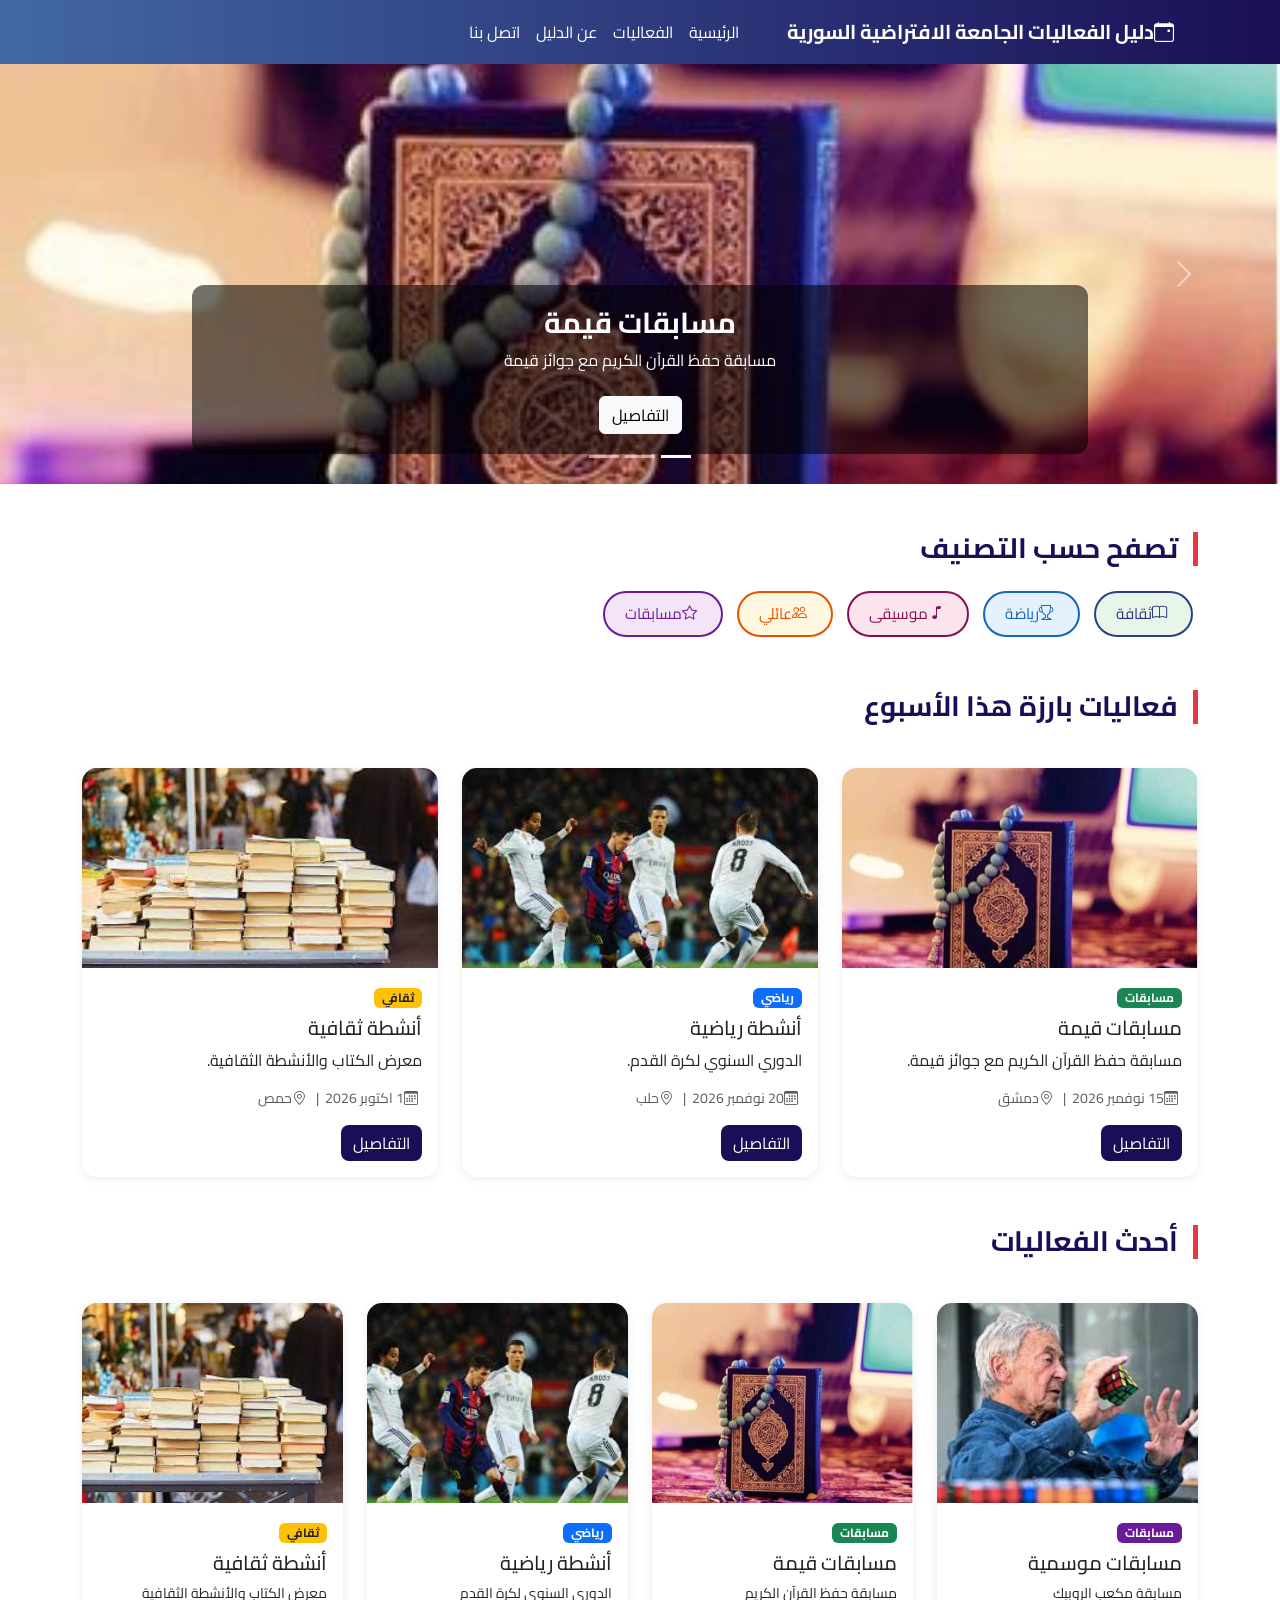
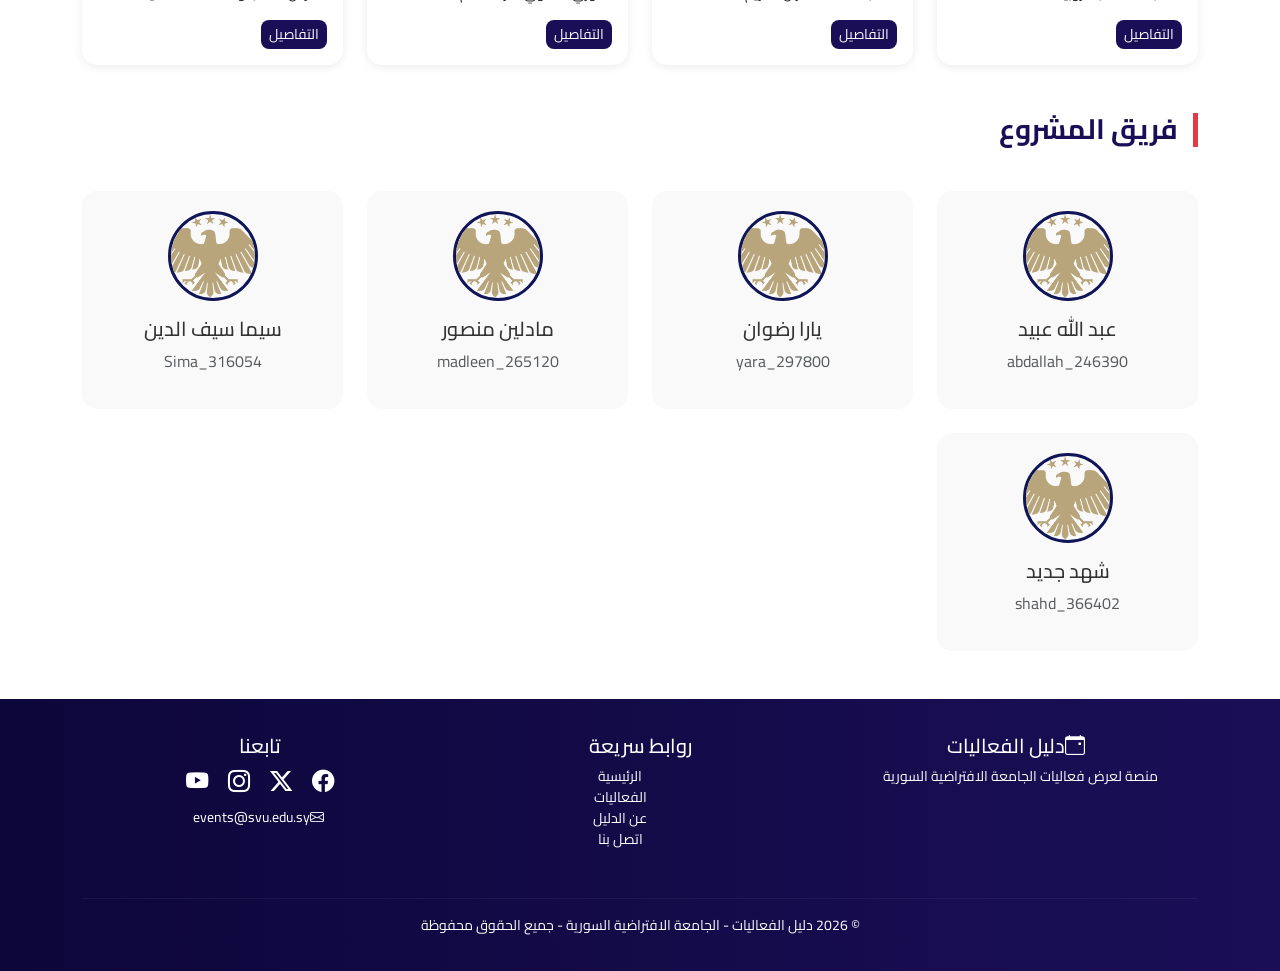
<file: index.html>
<!DOCTYPE html>
<html lang="ar" dir="rtl">

<head>
    <meta charset="UTF-8">
    <meta name="viewport" content="width=device-width, initial-scale=1.0">
    <title>الرئيسية - دليل الفعاليات</title>
    <link href="https://cdn.jsdelivr.net/npm/bootstrap@5.3.0/dist/css/bootstrap.min.css" rel="stylesheet">
    <link href="https://cdn.jsdelivr.net/npm/bootstrap-icons@1.10.5/font/bootstrap-icons.css" rel="stylesheet">
    <link rel="stylesheet" href="assets/css/styles.css">
    <style>
        /* تصنيفات سريعة */
        .category-badges .badge-cat {
            display: inline-block;
            padding: 10px 20px;
            border-radius: 30px;
            font-size: 0.95rem;
            cursor: pointer;
            transition: 0.3s;
            text-decoration: none;
            margin: 5px;
        }
        .badge-cat:hover { transform: translateY(-3px); opacity: 0.85; }
        .badge-culture  { background: #e8f5e9; color: #2e327d; border: 2px solid #2e3f7d; }
        .badge-sport    { background: #e3f2fd; color: #1565c0; border: 2px solid #1565c0; }
        .badge-music    { background: #fce4ec; color: #880e4f; border: 2px solid #880e4f; }
        .badge-family   { background: #fff8e1; color: #e65100; border: 2px solid #e65100; }
        .badge-compete  { background: #f3e5f5; color: #6a1b9a; border: 2px solid #6a1b9a; }
        /* Team section */
        .team-card { background:#f9f9f9; border-radius:15px; padding:20px; text-align:center; }
        .team-card img { width:90px; height:90px; object-fit:cover; border-radius:50%; border: 3px solid #0f1557; }
        .footer-social a { color: white; font-size: 1.4rem; margin: 0 8px; transition: 0.3s; }
        .footer-social a:hover { color: #a5add6; }
    </style>
</head>

<body>

    <!-- Navbar -->
    <nav class="navbar navbar-expand-lg">
        <div class="container">
            <a class="navbar-brand fw-bold text-white" href="index.html">
                <i class="bi bi-calendar-event me-2"></i>دليل الفعاليات الجامعة الافتراضية السورية
            </a>
            <button class="navbar-toggler" type="button" data-bs-toggle="collapse" data-bs-target="#navMenu">
                <span class="navbar-toggler-icon"></span>
            </button>
            <div class="collapse navbar-collapse" id="navMenu">
                <ul class="navbar-nav ms-auto">
                    <li class="nav-item"><a class="nav-link" href="index.html">الرئيسية</a></li>
                    <li class="nav-item"><a class="nav-link" href="events.html">الفعاليات</a></li>
                    <li class="nav-item"><a class="nav-link" href="about.html">عن الدليل</a></li>
                    <li class="nav-item"><a class="nav-link" href="contact.html">اتصل بنا</a></li>
                </ul>
            </div>
        </div>
    </nav>

    <!-- Hero Carousel -->
    <div id="heroCarousel" class="carousel slide" data-bs-ride="carousel">
        <div class="carousel-indicators">
            <button type="button" data-bs-target="#heroCarousel" data-bs-slide-to="0" class="active"></button>
            <button type="button" data-bs-target="#heroCarousel" data-bs-slide-to="1"></button>
            <button type="button" data-bs-target="#heroCarousel" data-bs-slide-to="2"></button>
        </div>
        <div class="carousel-inner">
            <div class="carousel-item active">
                <img src="images/qran.jfif" class="d-block w-100" style="height:420px;object-fit:cover;">
                <div class="carousel-caption">
                    <h1>مسابقات قيمة</h1>
                    <p>مسابقة حفظ القرآن الكريم مع جوائز قيمة</p>
                    <a href="event.html?id=1" class="btn btn-light mt-2">التفاصيل</a>
                </div>
            </div>
            <div class="carousel-item">
                <img src="images/sport.jfif" class="d-block w-100" style="height:420px;object-fit:cover;">
                <div class="carousel-caption">
                    <h1>أنشطة رياضية</h1>
                    <p>الدوري السنوي لكرة القدم</p>
                    <a href="event.html?id=2" class="btn btn-light mt-2">التفاصيل</a>
                </div>
            </div>
            <div class="carousel-item">
                <img src="images/book.jfif" class="d-block w-100" style="height:420px;object-fit:cover;">
                <div class="carousel-caption">
                    <h1>فعاليات ثقافية</h1>
                    <p>معرض الكتاب والأنشطة الثقافية</p>
                    <a href="event.html?id=3" class="btn btn-light mt-2">التفاصيل</a>
                </div>
            </div>
        </div>
        <button class="carousel-control-prev" type="button" data-bs-target="#heroCarousel" data-bs-slide="prev">
            <span class="carousel-control-prev-icon"></span>
        </button>
        <button class="carousel-control-next" type="button" data-bs-target="#heroCarousel" data-bs-slide="next">
            <span class="carousel-control-next-icon"></span>
        </button>
    </div>

    <!-- تصنيفات سريعة -->
    <div class="container mt-5">
        <h3 class="section-title">تصفح حسب التصنيف</h3>
        <div class="category-badges mt-3">
            <a href="events.html?cat=ثقافي" class="badge-cat badge-culture"><i class="bi bi-book me-1"></i>ثقافة</a>
            <a href="events.html?cat=رياضي" class="badge-cat badge-sport"><i class="bi bi-trophy me-1"></i>رياضة</a>
            <a href="events.html?cat=موسيقى" class="badge-cat badge-music"><i class="bi bi-music-note me-1"></i>موسيقى</a>
            <a href="events.html?cat=عائلي" class="badge-cat badge-family"><i class="bi bi-people me-1"></i>عائلي</a>
            <a href="events.html?cat=مسابقات" class="badge-cat badge-compete"><i class="bi bi-star me-1"></i>مسابقات</a>
        </div>
    </div>

    <!-- فعاليات بارزة -->
    <div class="container mt-5">
        <h3 class="section-title">فعاليات بارزة هذا الأسبوع</h3>
        <div class="row g-4 mt-2">
            <div class="col-md-4">
                <div class="card h-100">
                    <img src="images/qran.jfif" class="card-img-top">
                    <div class="card-body">
                        <span class="badge bg-success mb-2">مسابقات</span>
                        <h5 class="card-title">مسابقات قيمة</h5>
                        <p class="card-text">مسابقة حفظ القرآن الكريم مع جوائز قيمة.</p>
                        <p class="text-muted small"><i class="bi bi-calendar3 me-1"></i>15 نوفمبر 2026 &nbsp;|&nbsp; <i class="bi bi-geo-alt me-1"></i>دمشق</p>
                        <a href="event.html?id=1" class="btn btn-primary">التفاصيل</a>
                    </div>
                </div>
            </div>
            <div class="col-md-4">
                <div class="card h-100">
                    <img src="images/sport.jfif" class="card-img-top">
                    <div class="card-body">
                        <span class="badge bg-primary mb-2">رياضي</span>
                        <h5 class="card-title">أنشطة رياضية</h5>
                        <p class="card-text">الدوري السنوي لكرة القدم.</p>
                        <p class="text-muted small"><i class="bi bi-calendar3 me-1"></i>20 نوفمبر 2026 &nbsp;|&nbsp; <i class="bi bi-geo-alt me-1"></i>حلب</p>
                        <a href="event.html?id=2" class="btn btn-primary">التفاصيل</a>
                    </div>
                </div>
            </div>
            <div class="col-md-4">
                <div class="card h-100">
                    <img src="images/book.jfif" class="card-img-top">
                    <div class="card-body">
                        <span class="badge bg-warning text-dark mb-2">ثقافي</span>
                        <h5 class="card-title">أنشطة ثقافية</h5>
                        <p class="card-text">معرض الكتاب والأنشطة الثقافية.</p>
                        <p class="text-muted small"><i class="bi bi-calendar3 me-1"></i>1 اكتوبر 2026 &nbsp;|&nbsp; <i class="bi bi-geo-alt me-1"></i>حمص</p>
                        <a href="event.html?id=3" class="btn btn-primary">التفاصيل</a>
                    </div>
                </div>
            </div>
        </div>
    </div>

    <!-- أحدث الفعاليات -->
    <div class="container mt-5">
        <h3 class="section-title">أحدث الفعاليات</h3>
        <div class="row g-4 mt-2">
            <div class="col-md-3 col-sm-6">
                <div class="card h-100">
                    <img src="images/robik.jfif" class="card-img-top">
                    <div class="card-body">
                        <span class="badge bg-purple mb-2" style="background:#6a1b9a!important">مسابقات</span>
                        <h5 class="card-title">مسابقات موسمية</h5>
                        <p class="card-text small">مسابقة مكعب الروبيك</p>
                        <a href="event.html?id=4" class="btn btn-primary btn-sm">التفاصيل</a>
                    </div>
                </div>
            </div>
            <div class="col-md-3 col-sm-6">
                <div class="card h-100">
                    <img src="images/qran.jfif" class="card-img-top">
                    <div class="card-body">
                        <span class="badge bg-success mb-2">مسابقات</span>
                        <h5 class="card-title">مسابقات قيمة</h5>
                        <p class="card-text small">مسابقة حفظ القرآن الكريم</p>
                        <a href="event.html?id=1" class="btn btn-primary btn-sm">التفاصيل</a>
                    </div>
                </div>
            </div>
            <div class="col-md-3 col-sm-6">
                <div class="card h-100">
                    <img src="images/sport.jfif" class="card-img-top">
                    <div class="card-body">
                        <span class="badge bg-primary mb-2">رياضي</span>
                        <h5 class="card-title">أنشطة رياضية</h5>
                        <p class="card-text small">الدوري السنوي لكرة القدم</p>
                        <a href="event.html?id=2" class="btn btn-primary btn-sm">التفاصيل</a>
                    </div>
                </div>
            </div>
            <div class="col-md-3 col-sm-6">
                <div class="card h-100">
                    <img src="images/book.jfif" class="card-img-top">
                    <div class="card-body">
                        <span class="badge bg-warning text-dark mb-2">ثقافي</span>
                        <h5 class="card-title">أنشطة ثقافية</h5>
                        <p class="card-text small">معرض الكتاب والأنشطة الثقافية</p>
                        <a href="event.html?id=3" class="btn btn-primary btn-sm">التفاصيل</a>
                    </div>
                </div>
            </div>
        </div>
    </div>

    <!-- فريق العمل (مطلوب في الرئيسية) -->
    <div class="container mt-5 mb-4">
        <h3 class="section-title">فريق المشروع</h3>
        <div class="row g-4 mt-2">
            <div class="col-md-3 col-sm-6">
                <div class="team-card">
                    <img src="images/img-01.png" >
                    <h5 class="mt-3">عبد الله عبيد</h5>
                    <p class="text-muted">abdallah_246390</p>
                </div>
            </div>
            <div class="col-md-3 col-sm-6">
                <div class="team-card">
                    <img src="images/img-01.png" >
                    <h5 class="mt-3"> يارا رضوان</h5>
                    <p class="text-muted">yara_297800</p>
                </div>
            </div><div class="col-md-3 col-sm-6">
                <div class="team-card">
                    <img src="images/img-01.png">
                    <h5 class="mt-3"> مادلين منصور</h5>
                    <p class="text-muted">madleen_265120</p>
                </div>
            </div><div class="col-md-3 col-sm-6">
                <div class="team-card">
                    <img src="images/img-01.png" >
                    <h5 class="mt-3">سيما سيف الدين</h5>
                    <p class="text-muted">Sima_316054</p>
                </div>
            </div><div class="col-md-3 col-sm-6">
                <div class="team-card">
                    <img src="images/img-01.png" >
                    <h5 class="mt-3">شهد جديد</h5>
                    <p class="text-muted">shahd_366402</p>
                </div>
            </div>
        </div>
    </div>

    <!-- Footer -->
    <footer class="footer mt-5">
        <div class="container">
            <div class="row">
                <div class="col-md-4 mb-3">
                    <h5><i class="bi bi-calendar-event me-2"></i>دليل الفعاليات</h5>
                    <p class="small">منصة لعرض فعاليات الجامعة الافتراضية السورية</p>
                </div>
                <div class="col-md-4 mb-3">
                    <h5>روابط سريعة</h5>
                    <ul class="list-unstyled small">
                        <li><a href="index.html" class="text-white text-decoration-none">الرئيسية</a></li>
                        <li><a href="events.html" class="text-white text-decoration-none">الفعاليات</a></li>
                        <li><a href="about.html" class="text-white text-decoration-none">عن الدليل</a></li>
                        <li><a href="contact.html" class="text-white text-decoration-none">اتصل بنا</a></li>
                    </ul>
                </div>
                <div class="col-md-4 mb-3">
                    <h5>تابعنا</h5>
                    <div class="footer-social">
                        <a href="#"><i class="bi bi-facebook"></i></a>
                        <a href="#"><i class="bi bi-twitter-x"></i></a>
                        <a href="#"><i class="bi bi-instagram"></i></a>
                        <a href="#"><i class="bi bi-youtube"></i></a>
                    </div>
                    <p class="small mt-2"><i class="bi bi-envelope me-1"></i>events@svu.edu.sy</p>
                </div>
            </div>
            <hr style="border-color:rgba(255,255,255,0.2)">
            <p class="mb-0 small">© 2026 دليل الفعاليات - الجامعة الافتراضية السورية - جميع الحقوق محفوظة</p>
        </div>
    </footer>

    <!-- Scroll to top button (Bonus) -->
    <button id="scrollTop" onclick="window.scrollTo({top:0,behavior:'smooth'})" 
        style="display:none;position:fixed;bottom:30px;left:30px;z-index:999;border:none;border-radius:50%;width:45px;height:45px;background:#190f57;color:white;font-size:1.2rem;cursor:pointer;">
        <i class="bi bi-arrow-up"></i>
    </button>

    <script src="https://cdn.jsdelivr.net/npm/bootstrap@5.3.0/dist/js/bootstrap.bundle.min.js"></script>
    <script src="assets/js/main.js"></script>
    <script>
        // Scroll to top visibility
        window.addEventListener('scroll', function() {
            document.getElementById('scrollTop').style.display = window.scrollY > 300 ? 'block' : 'none';
        });
    </script>
</body>
</html>
</file>
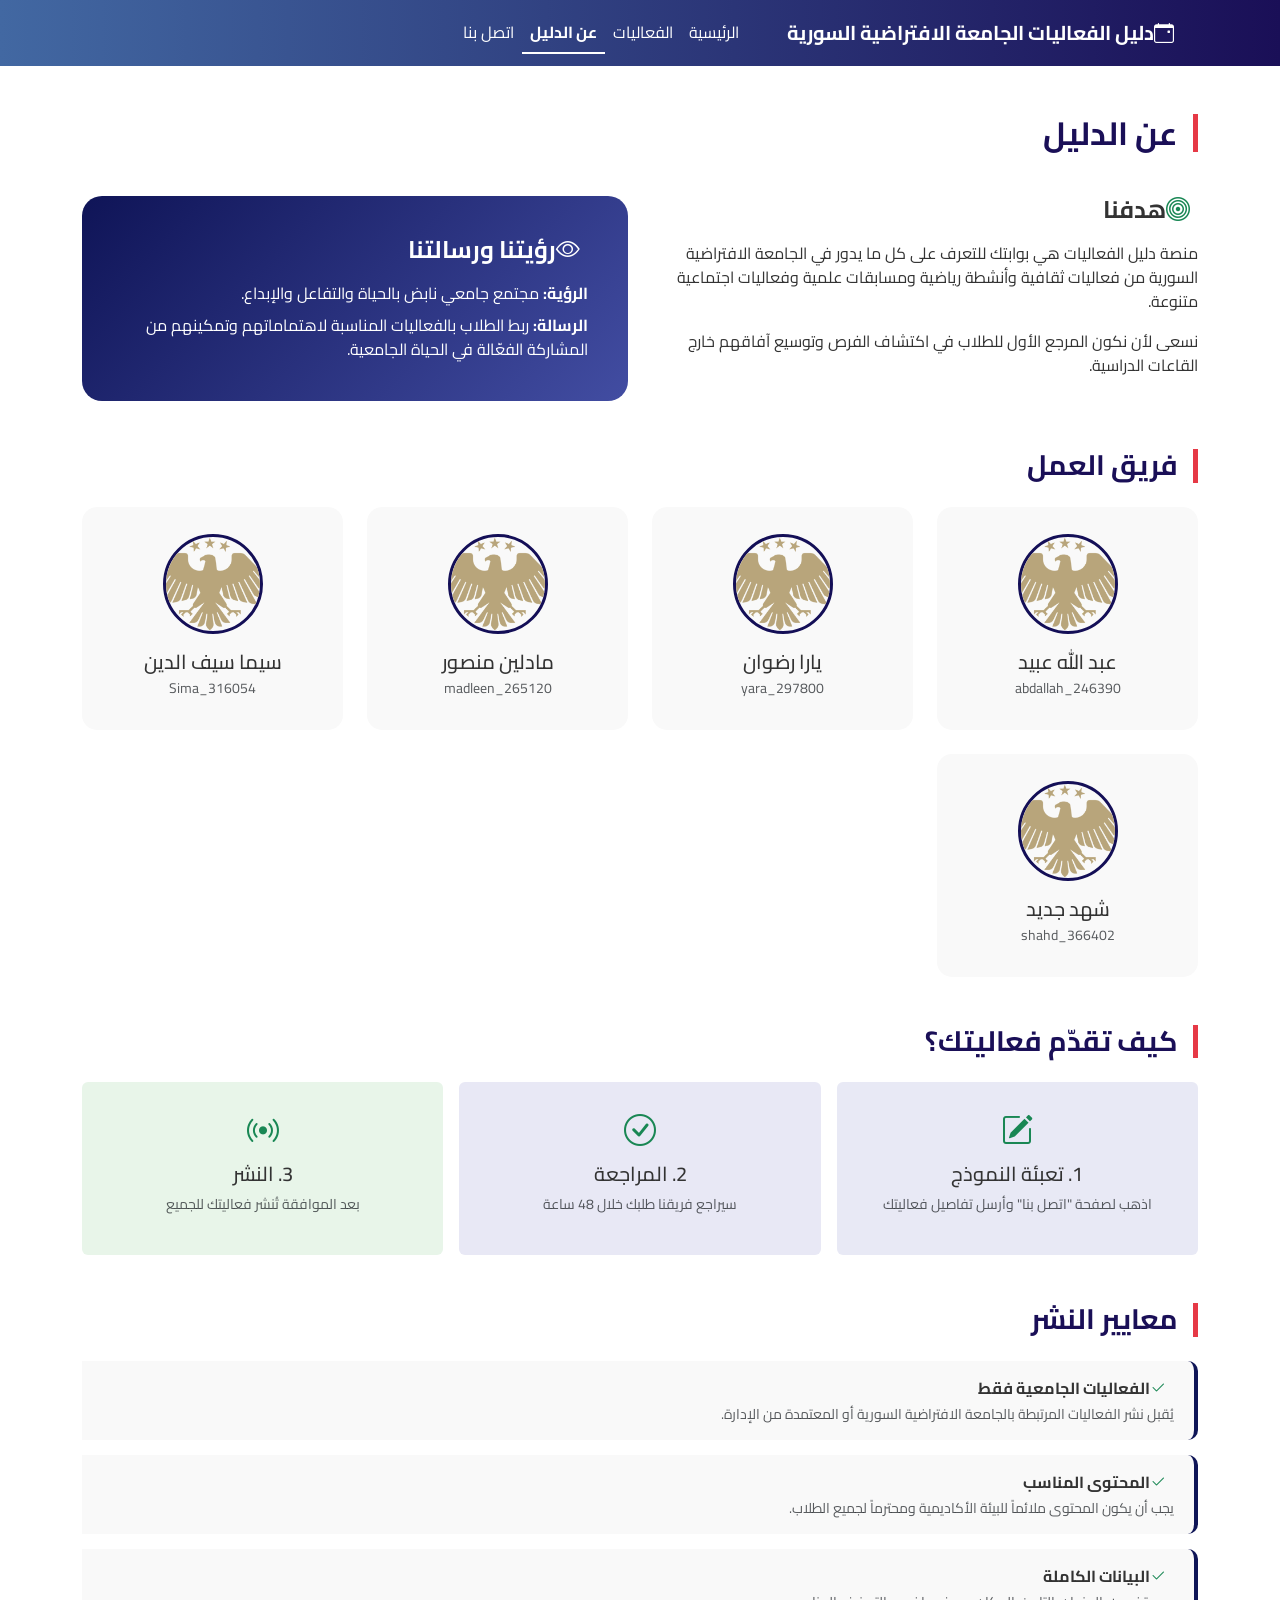
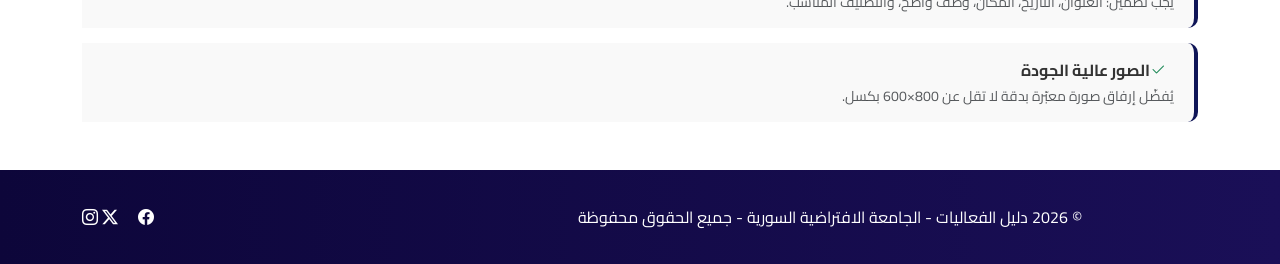
<file: about.html>
<!DOCTYPE html>
<html lang="ar" dir="rtl">

<head>
    <meta charset="UTF-8">
    <meta name="viewport" content="width=device-width, initial-scale=1.0">
    <title>عن الدليل - دليل الفعاليات</title>
    <link href="https://cdn.jsdelivr.net/npm/bootstrap@5.3.0/dist/css/bootstrap.min.css" rel="stylesheet">
    <link href="https://cdn.jsdelivr.net/npm/bootstrap-icons@1.10.5/font/bootstrap-icons.css" rel="stylesheet">
    <link rel="stylesheet" href="assets/css/styles.css">
    <style>
        .team-card {
            background: #f9f9f9;
            border-radius: 15px;
            padding: 25px 20px;
            text-align: center;
            transition: 0.3s;
            border: 2px solid transparent;
        }
        .team-card:hover {
            border-color: #0f1357;
            transform: translateY(-5px);
        }
        .team-card img {
            width: 100px; height: 100px;
            object-fit: cover; border-radius: 50%;
            border: 3px solid #140f57;
        }
        .policy-item {
            border-right: 4px solid #0f1557;
            padding: 15px 20px;
            background: #f9f9f9;
            border-radius: 0 10px 10px 0;
            margin-bottom: 15px;
        }
        .vision-box {
            background: linear-gradient(135deg, #0f1457, #424da2);
            color: white;
            border-radius: 20px;
            padding: 40px;
        }
    </style>
</head>

<body>

    <!-- Navbar -->
    <nav class="navbar navbar-expand-lg">
        <div class="container">
            <a class="navbar-brand fw-bold text-white" href="index.html">
                <i class="bi bi-calendar-event me-2"></i>دليل الفعاليات الجامعة الافتراضية السورية
            </a>
            <button class="navbar-toggler" type="button" data-bs-toggle="collapse" data-bs-target="#navMenu">
                <span class="navbar-toggler-icon"></span>
            </button>
            <div class="collapse navbar-collapse" id="navMenu">
                <ul class="navbar-nav ms-auto">
                    <li class="nav-item"><a class="nav-link" href="index.html">الرئيسية</a></li>
                    <li class="nav-item"><a class="nav-link" href="events.html">الفعاليات</a></li>
                    <li class="nav-item"><a class="nav-link active" href="about.html">عن الدليل</a></li>
                    <li class="nav-item"><a class="nav-link" href="contact.html">اتصل بنا</a></li>
                </ul>
            </div>
        </div>
    </nav>

    <div class="container mt-5">

        <h2 class="section-title">عن الدليل</h2>

        <!-- الهدف والرؤية -->
        <div class="row g-4 mt-3 mb-5">
            <div class="col-md-6">
                <h4 class="fw-bold mb-3"><i class="bi bi-bullseye text-success me-2"></i>هدفنا</h4>
                <p>منصة دليل الفعاليات هي بوابتك للتعرف على كل ما يدور في الجامعة الافتراضية السورية من فعاليات ثقافية وأنشطة رياضية ومسابقات علمية وفعاليات اجتماعية متنوعة.</p>
                <p>نسعى لأن نكون المرجع الأول للطلاب في اكتشاف الفرص وتوسيع آفاقهم خارج القاعات الدراسية.</p>
            </div>
            <div class="col-md-6">
                <div class="vision-box">
                    <h4 class="fw-bold mb-3"><i class="bi bi-eye me-2"></i>رؤيتنا ورسالتنا</h4>
                    <p class="mb-2"><strong>الرؤية:</strong> مجتمع جامعي نابض بالحياة والتفاعل والإبداع.</p>
                    <p class="mb-0"><strong>الرسالة:</strong> ربط الطلاب بالفعاليات المناسبة لاهتماماتهم وتمكينهم من المشاركة الفعّالة في الحياة الجامعية.</p>
                </div>
            </div>
        </div>

        <!-- فريق العمل -->
        <h3 class="section-title mb-4">فريق العمل</h3>
        <div class="row g-4">
            <div class="col-md-3 col-sm-6">
                <div class="team-card">
                    <img src="images/img-01.png" >
                    <h5 class="mt-3 mb-1"> عبد الله عبيد</h5>
                    <p class="text-muted small mb-1">abdallah_246390</p>
                </div>
            </div> <div class="col-md-3 col-sm-6">
                <div class="team-card">
                    <img src="images/img-01.png" >
                    <h5 class="mt-3 mb-1">يارا رضوان</h5>
                    <p class="text-muted small mb-1">yara_297800</p>
                </div>
            </div> <div class="col-md-3 col-sm-6">
                <div class="team-card">
                    <img src="images/img-01.png" >
                    <h5 class="mt-3 mb-1">مادلين منصور</h5>
                    <p class="text-muted small mb-1">madleen_265120</p>
                </div>
            </div>
            <div class="col-md-3 col-sm-6">
                <div class="team-card">
                    <img src="images/img-01.png" alt="Mike">
                    <h5 class="mt-3 mb-1"> سيما سيف الدين</h5>
                    <p class="text-muted small mb-1">Sima_316054</p>
                </div>
            </div><div class="col-md-3 col-sm-6">
                <div class="team-card">
                    <img src="images/img-01.png" alt="Mike">
                    <h5 class="mt-3 mb-1">شهد جديد</h5>
                    <p class="text-muted small mb-1">shahd_366402</p>
                </div>
            </div>
        </div>

        <!-- كيفية تقديم فعالية -->
        <div class="mt-5">
            <h3 class="section-title mb-4">كيف تقدّم فعاليتك؟</h3>
            <div class="row g-3">
                <div class="col-md-4 text-center">
                    <div class="p-4 rounded" style="background:#e8e9f5;">
                        <i class="bi bi-pencil-square text-success" style="font-size:2rem;"></i>
                        <h5 class="mt-2">1. تعبئة النموذج</h5>
                        <p class="small text-muted">اذهب لصفحة "اتصل بنا" وأرسل تفاصيل فعاليتك</p>
                    </div>
                </div>
                <div class="col-md-4 text-center">
                    <div class="p-4 rounded" style="background:#e8e8f5;">
                        <i class="bi bi-check-circle text-success" style="font-size:2rem;"></i>
                        <h5 class="mt-2">2. المراجعة</h5>
                        <p class="small text-muted">سيراجع فريقنا طلبك خلال 48 ساعة</p>
                    </div>
                </div>
                <div class="col-md-4 text-center">
                    <div class="p-4 rounded" style="background:#e8f5e9;">
                        <i class="bi bi-broadcast text-success" style="font-size:2rem;"></i>
                        <h5 class="mt-2">3. النشر</h5>
                        <p class="small text-muted">بعد الموافقة تُنشر فعاليتك للجميع</p>
                    </div>
                </div>
            </div>
        </div>

        <!-- معايير النشر -->
        <div class="mt-5 mb-5">
            <h3 class="section-title mb-4">معايير النشر</h3>
            <div class="policy-item">
                <strong><i class="bi bi-check2 text-success me-2"></i>الفعاليات الجامعية فقط</strong>
                <p class="mb-0 mt-1 text-muted small">يُقبل نشر الفعاليات المرتبطة بالجامعة الافتراضية السورية أو المعتمدة من الإدارة.</p>
            </div>
            <div class="policy-item">
                <strong><i class="bi bi-check2 text-success me-2"></i>المحتوى المناسب</strong>
                <p class="mb-0 mt-1 text-muted small">يجب أن يكون المحتوى ملائماً للبيئة الأكاديمية ومحترماً لجميع الطلاب.</p>
            </div>
            <div class="policy-item">
                <strong><i class="bi bi-check2 text-success me-2"></i>البيانات الكاملة</strong>
                <p class="mb-0 mt-1 text-muted small">يجب تضمين: العنوان، التاريخ، المكان، وصف واضح، والتصنيف المناسب.</p>
            </div>
            <div class="policy-item">
                <strong><i class="bi bi-check2 text-success me-2"></i>الصور عالية الجودة</strong>
                <p class="mb-0 mt-1 text-muted small">يُفضّل إرفاق صورة معبّرة بدقة لا تقل عن 800×600 بكسل.</p>
            </div>
        </div>

    </div>

    <!-- Footer -->
    <footer class="footer mt-5">
        <div class="container">
            <div class="row">
                <div class="col-md-8">
                    <p class="mb-0">© 2026 دليل الفعاليات - الجامعة الافتراضية السورية - جميع الحقوق محفوظة</p>
                </div>
                <div class="col-md-4 text-md-start">
                    <a href="#" class="text-white me-3"><i class="bi bi-facebook"></i></a>
                    <a href="#" class="text-white me-3"><i class="bi bi-twitter-x"></i></a>
                    <a href="#" class="text-white"><i class="bi bi-instagram"></i></a>
                </div>
            </div>
        </div>
    </footer>

    <script src="https://cdn.jsdelivr.net/npm/bootstrap@5.3.0/dist/js/bootstrap.bundle.min.js"></script>
</body>
</html>
</file>
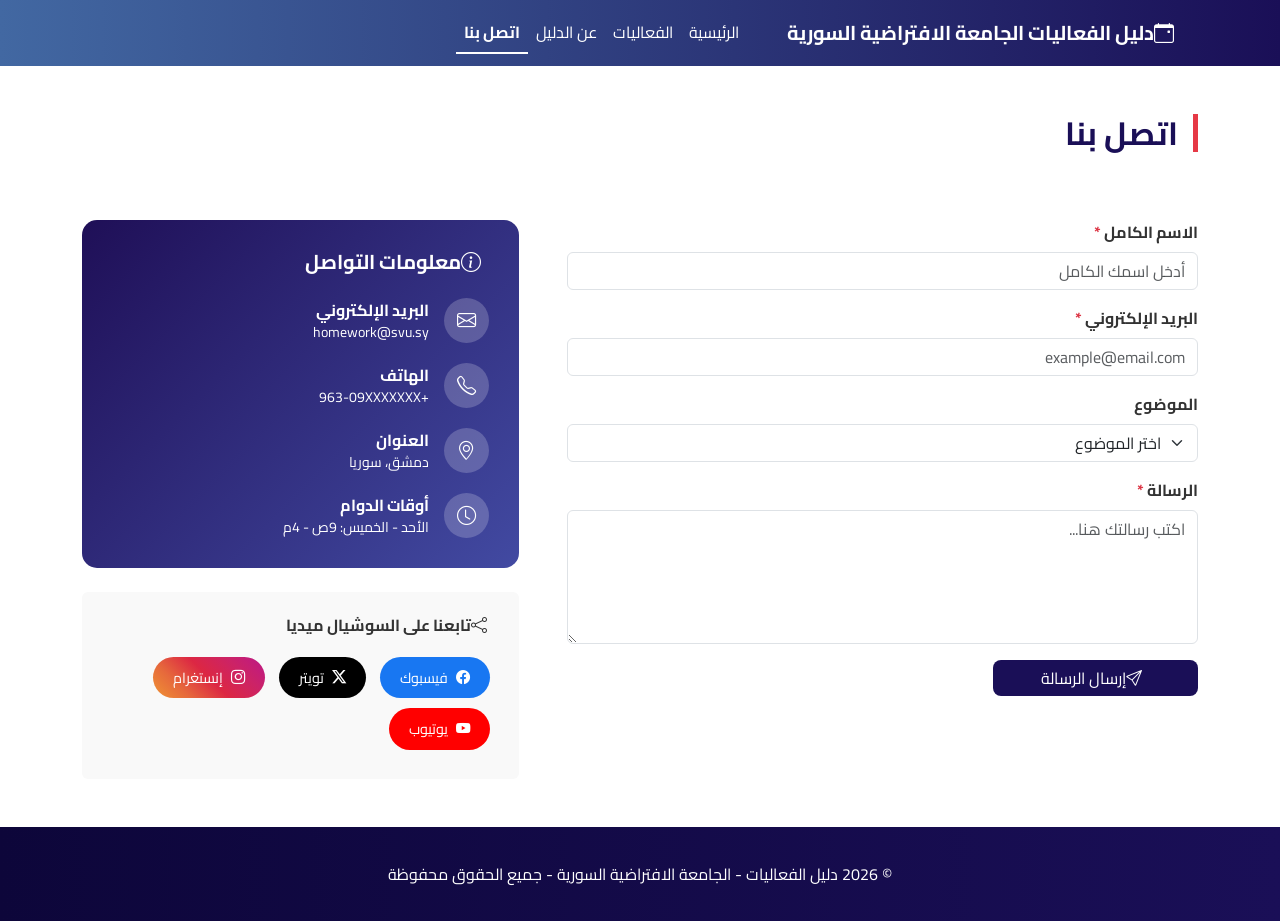
<file: contact.html>
<!DOCTYPE html>
<html lang="ar" dir="rtl">

<head>
    <meta charset="UTF-8">
    <meta name="viewport" content="width=device-width, initial-scale=1.0">
    <title>اتصل بنا - دليل الفعاليات</title>
    <link href="https://cdn.jsdelivr.net/npm/bootstrap@5.3.0/dist/css/bootstrap.min.css" rel="stylesheet">
    <link href="https://cdn.jsdelivr.net/npm/bootstrap-icons@1.10.5/font/bootstrap-icons.css" rel="stylesheet">
    <link rel="stylesheet" href="assets/css/styles.css">
    <style>
        .contact-info-card {
            background: linear-gradient(135deg, #1f0f57, #424aa2);
            color: white;
            border-radius: 15px;
            padding: 30px;
        }
        .contact-info-card .info-item {
            display: flex;
            align-items: center;
            gap: 15px;
            margin-bottom: 20px;
        }
        .contact-info-card .info-icon {
            width: 45px; height: 45px;
            background: rgba(255,255,255,0.2);
            border-radius: 50%;
            display: flex; align-items: center; justify-content: center;
            font-size: 1.2rem; flex-shrink: 0;
        }
        .social-btn {
            display: inline-flex; align-items: center; gap: 8px;
            padding: 10px 20px; border-radius: 30px;
            text-decoration: none; color: white; margin: 5px;
            transition: 0.3s; font-size: 0.9rem;
        }
        .social-btn:hover { transform: translateY(-3px); color: white; opacity: 0.9; }
        .social-fb  { background: #1877f2; }
        .social-tw  { background: #000000; }
        .social-ig  { background: linear-gradient(45deg,#f09433,#e6683c,#dc2743,#cc2366,#bc1888); }
        .social-yt  { background: #ff0000; }
    </style>
</head>

<body>

    <!-- Navbar -->
    <nav class="navbar navbar-expand-lg">
        <div class="container">
            <a class="navbar-brand fw-bold text-white" href="index.html">
                <i class="bi bi-calendar-event me-2"></i>دليل الفعاليات الجامعة الافتراضية السورية
            </a>
            <button class="navbar-toggler" type="button" data-bs-toggle="collapse" data-bs-target="#navMenu">
                <span class="navbar-toggler-icon"></span>
            </button>
            <div class="collapse navbar-collapse" id="navMenu">
                <ul class="navbar-nav ms-auto">
                    <li class="nav-item"><a class="nav-link" href="index.html">الرئيسية</a></li>
                    <li class="nav-item"><a class="nav-link" href="events.html">الفعاليات</a></li>
                    <li class="nav-item"><a class="nav-link" href="about.html">عن الدليل</a></li>
                    <li class="nav-item"><a class="nav-link active" href="contact.html">اتصل بنا</a></li>
                </ul>
            </div>
        </div>
    </nav>

    <div class="container mt-5 mb-5">
        <h2 class="section-title">اتصل بنا</h2>

        <div class="row g-5 mt-2">

            <!-- نموذج التواصل -->
            <div class="col-lg-7">
                <div id="msg"></div>
                <form id="contactForm" novalidate>
                    <div class="mb-3">
                        <label class="form-label fw-bold">الاسم الكامل <span class="text-danger">*</span></label>
                        <input type="text" id="name" class="form-control" placeholder="أدخل اسمك الكامل">
                        <div id="nameErr" class="text-danger small mt-1" style="display:none;">الاسم مطلوب</div>
                    </div>
                    <div class="mb-3">
                        <label class="form-label fw-bold">البريد الإلكتروني <span class="text-danger">*</span></label>
                        <input type="email" id="email" class="form-control" placeholder="example@email.com">
                        <div id="emailErr" class="text-danger small mt-1" style="display:none;">يرجى إدخال بريد إلكتروني صالح يحتوي على @</div>
                    </div>
                    <div class="mb-3">
                        <label class="form-label fw-bold">الموضوع</label>
                        <select class="form-select" id="subject">
                            <option value="">اختر الموضوع</option>
                            <option>اقتراح فعالية</option>
                            <option>استفسار عام</option>
                            <option>الإبلاغ عن مشكلة</option>
                            <option>تعاون وشراكة</option>
                        </select>
                    </div>
                    <div class="mb-3">
                        <label class="form-label fw-bold">الرسالة <span class="text-danger">*</span></label>
                        <textarea id="message" class="form-control" rows="5" placeholder="اكتب رسالتك هنا..."></textarea>
                        <div id="msgErr" class="text-danger small mt-1" style="display:none;">الرسالة مطلوبة</div>
                    </div>
                    <button type="button" class="btn btn-primary px-5" onclick="validateForm()">
                        <i class="bi bi-send me-2"></i>إرسال الرسالة
                    </button>
                </form>
            </div>

            <!-- معلومات التواصل -->
            <div class="col-lg-5">
                <div class="contact-info-card mb-4">
                    <h5 class="fw-bold mb-4"><i class="bi bi-info-circle me-2"></i>معلومات التواصل</h5>
                    <div class="info-item">
                        <div class="info-icon"><i class="bi bi-envelope"></i></div>
                        <div>
                            <p class="mb-0 fw-bold">البريد الإلكتروني</p>
                            <p class="mb-0 small">homework@svu.sy</p>
                        </div>
                    </div>
                    <div class="info-item">
                        <div class="info-icon"><i class="bi bi-telephone"></i></div>
                        <div>
                            <p class="mb-0 fw-bold">الهاتف</p>
                            <p class="mb-0 small">+963-09XXXXXXX</p>
                        </div>
                    </div>
                    <div class="info-item">
                        <div class="info-icon"><i class="bi bi-geo-alt"></i></div>
                        <div>
                            <p class="mb-0 fw-bold">العنوان</p>
                            <p class="mb-0 small">دمشق، سوريا</p>
                        </div>
                    </div>
                    <div class="info-item mb-0">
                        <div class="info-icon"><i class="bi bi-clock"></i></div>
                        <div>
                            <p class="mb-0 fw-bold">أوقات الدوام</p>
                            <p class="mb-0 small">الأحد - الخميس: 9ص - 4م</p>
                        </div>
                    </div>
                </div>

                <!-- السوشيال ميديا -->
                <div class="p-4 rounded" style="background:#f9f9f9;">
                    <h6 class="fw-bold mb-3"><i class="bi bi-share me-2"></i>تابعنا على السوشيال ميديا</h6>
                    <div>
                        <a href="#" class="social-btn social-fb"><i class="bi bi-facebook"></i>فيسبوك</a>
                        <a href="#" class="social-btn social-tw"><i class="bi bi-twitter-x"></i>تويتر</a>
                        <a href="#" class="social-btn social-ig"><i class="bi bi-instagram"></i>إنستغرام</a>
                        <a href="#" class="social-btn social-yt"><i class="bi bi-youtube"></i>يوتيوب</a>
                    </div>
                </div>
            </div>
        </div>
    </div>

    <!-- Footer -->
    <footer class="footer mt-5">
        <div class="container">
            <p class="mb-0">© 2026 دليل الفعاليات - الجامعة الافتراضية السورية - جميع الحقوق محفوظة</p>
        </div>
    </footer>

    <script src="https://cdn.jsdelivr.net/npm/bootstrap@5.3.0/dist/js/bootstrap.bundle.min.js"></script>
    <script>
        // التحقق من النموذج مع Bootstrap Alerts
        function validateForm() {
            let valid = true;

            const name    = document.getElementById('name').value.trim();
            const email   = document.getElementById('email').value.trim();
            const message = document.getElementById('message').value.trim();

            // إخفاء الأخطاء أولاً
            document.getElementById('nameErr').style.display  = 'none';
            document.getElementById('emailErr').style.display = 'none';
            document.getElementById('msgErr').style.display   = 'none';
            document.getElementById('msg').innerHTML = '';

            if (!name) {
                document.getElementById('nameErr').style.display = 'block';
                valid = false;
            }
            if (!email || !email.includes('@')) {
                document.getElementById('emailErr').style.display = 'block';
                valid = false;
            }
            if (!message) {
                document.getElementById('msgErr').style.display = 'block';
                valid = false;
            }

            if (valid) {
                document.getElementById('msg').innerHTML =
                    `<div class="alert alert-success alert-dismissible fade show">
                        <i class="bi bi-check-circle me-2"></i>
                        تم إرسال رسالتك بنجاح! سنتواصل معك قريباً.
                        <button type="button" class="btn-close" data-bs-dismiss="alert"></button>
                    </div>`;
                document.getElementById('contactForm').reset();
            } else {
                document.getElementById('msg').innerHTML =
                    `<div class="alert alert-danger alert-dismissible fade show">
                        <i class="bi bi-exclamation-circle me-2"></i>
                        يرجى تصحيح الأخطاء أدناه قبل الإرسال.
                        <button type="button" class="btn-close" data-bs-dismiss="alert"></button>
                    </div>`;
            }

            window.scrollTo({ top: 0, behavior: 'smooth' });
            return false;
        }
    </script>
</body>
</html>
</file>
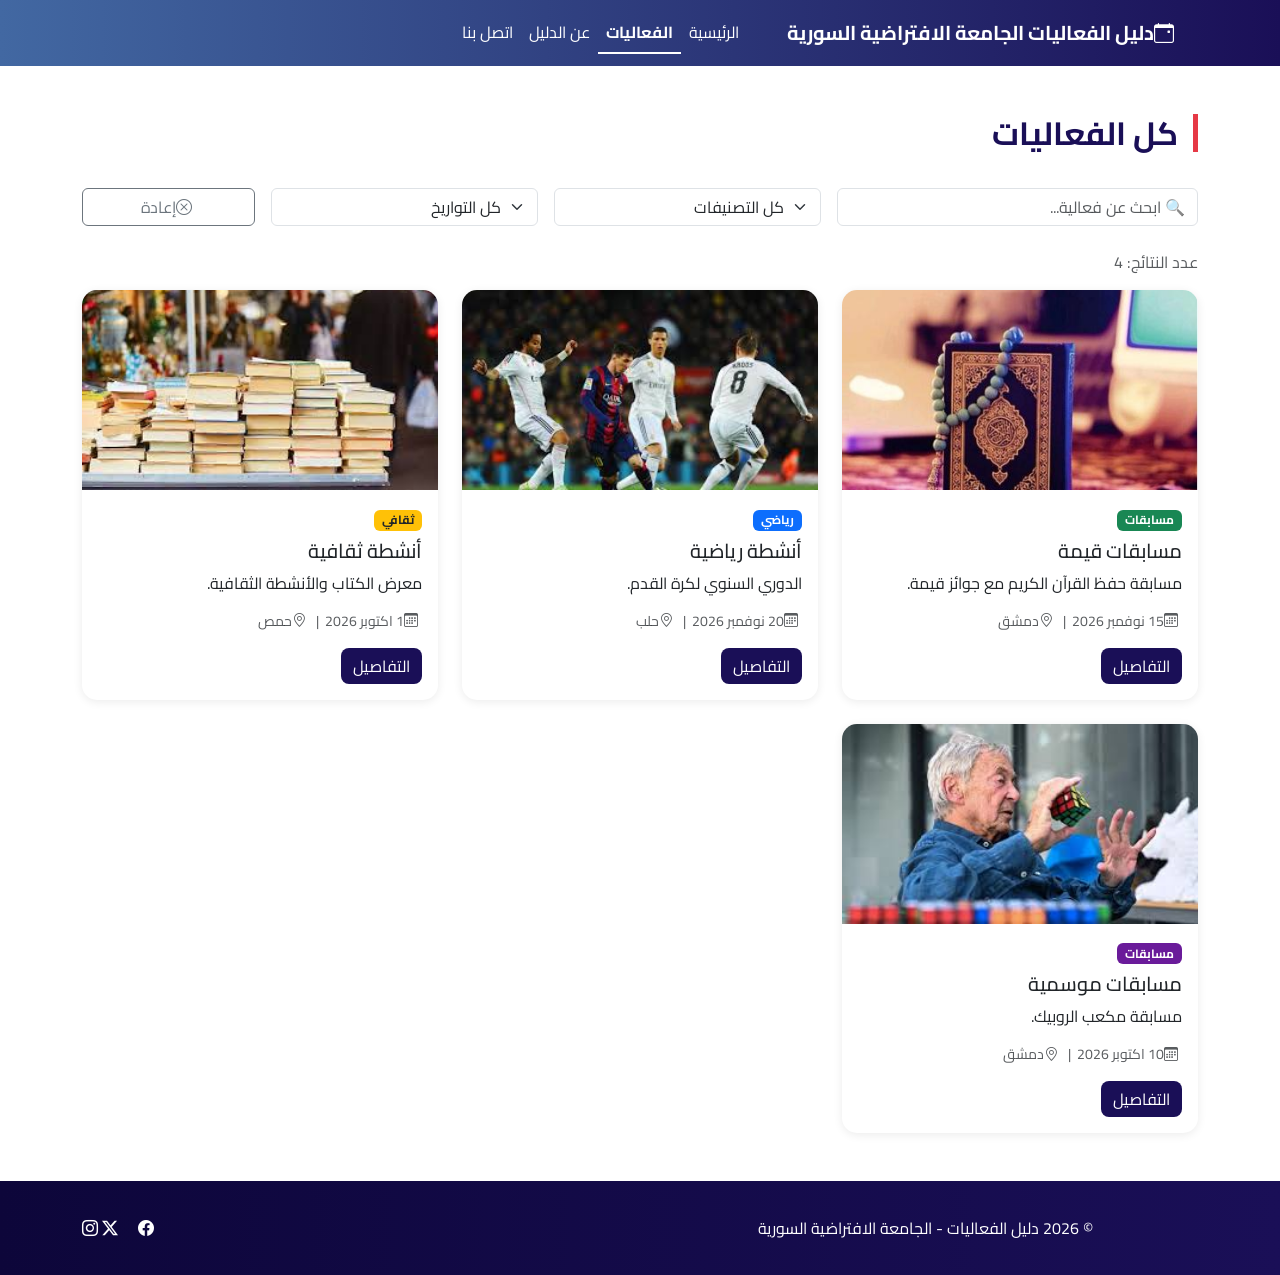
<file: events.html>
<!DOCTYPE html>
<html lang="ar" dir="rtl">

<head>
    <meta charset="UTF-8">
    <meta name="viewport" content="width=device-width, initial-scale=1.0">
    <title>الفعاليات - دليل الفعاليات</title>
    <link href="https://cdn.jsdelivr.net/npm/bootstrap@5.3.0/dist/css/bootstrap.min.css" rel="stylesheet">
    <link href="https://cdn.jsdelivr.net/npm/bootstrap-icons@1.10.5/font/bootstrap-icons.css" rel="stylesheet">
    <link rel="stylesheet" href="assets/css/styles.css">
</head>

<body>

    <!-- Navbar -->
    <nav class="navbar navbar-expand-lg">
        <div class="container">
            <a class="navbar-brand fw-bold text-white" href="index.html">
                <i class="bi bi-calendar-event me-2"></i>دليل الفعاليات الجامعة الافتراضية السورية 
            </a>
            <button class="navbar-toggler" type="button" data-bs-toggle="collapse" data-bs-target="#navMenu">
                <span class="navbar-toggler-icon"></span>
            </button>
            <div class="collapse navbar-collapse" id="navMenu">
                <ul class="navbar-nav ms-auto">
                    <li class="nav-item"><a class="nav-link" href="index.html">الرئيسية</a></li>
                    <li class="nav-item"><a class="nav-link active" href="events.html">الفعاليات</a></li>
                    <li class="nav-item"><a class="nav-link" href="about.html">عن الدليل</a></li>
                    <li class="nav-item"><a class="nav-link" href="contact.html">اتصل بنا</a></li>
                </ul>
            </div>
        </div>
    </nav>

    <div class="container mt-5">
        <h2 class="section-title">كل الفعاليات</h2>

        <!-- شريط البحث والفلترة -->
        <div class="row g-3 mb-4 mt-3">
            <div class="col-md-4">
                <input type="text" id="search" class="form-control" placeholder="🔍 ابحث عن فعالية...">
            </div>
            <div class="col-md-3">
                <select id="filterCat" class="form-select">
                    <option value="">كل التصنيفات</option>
                    <option value="مسابقات">مسابقات</option>
                    <option value="رياضي">رياضي</option>
                    <option value="ثقافي">ثقافي</option>
                    <option value="موسيقى">موسيقى</option>
                    <option value="عائلي">عائلي</option>
                </select>
            </div>
            <div class="col-md-3">
                <select id="filterDate" class="form-select">
                    <option value="">كل التواريخ</option>
                    <option value="نوفمبر">نوفمبر 2026</option>
                    <option value="اكتوبر">اكتوبر 2026</option>
                </select>
            </div>
            <div class="col-md-2">
                <button class="btn btn-outline-secondary w-100" onclick="resetFilters()">
                    <i class="bi bi-x-circle me-1"></i>إعادة
                </button>
            </div>
        </div>

        <!-- عدد النتائج -->
        <p id="resultCount" class="text-muted mb-3"></p>

        <!-- قائمة الفعاليات -->
        <div class="row g-4" id="eventsContainer">

            <div class="col-md-4 event-card" data-cat="مسابقات" data-date="نوفمبر" data-place="دمشق">
                <div class="card h-100">
                    <img src="images/qran.jfif" class="card-img-top">
                    <div class="card-body">
                        <span class="badge bg-success mb-2">مسابقات</span>
                        <h5 class="event-title card-title">مسابقات قيمة</h5>
                        <p class="card-text">مسابقة حفظ القرآن الكريم مع جوائز قيمة.</p>
                        <p class="text-muted small">
                            <i class="bi bi-calendar3 me-1"></i>15 نوفمبر 2026 &nbsp;|&nbsp;
                            <i class="bi bi-geo-alt me-1"></i>دمشق
                        </p>
                        <a href="event.html?id=1" class="btn btn-primary">التفاصيل</a>
                    </div>
                </div>
            </div>

            <div class="col-md-4 event-card" data-cat="رياضي" data-date="نوفمبر" data-place="حلب">
                <div class="card h-100">
                    <img src="images/sport.jfif" class="card-img-top">
                    <div class="card-body">
                        <span class="badge bg-primary mb-2">رياضي</span>
                        <h5 class="event-title card-title">أنشطة رياضية</h5>
                        <p class="card-text">الدوري السنوي لكرة القدم.</p>
                        <p class="text-muted small">
                            <i class="bi bi-calendar3 me-1"></i>20 نوفمبر 2026 &nbsp;|&nbsp;
                            <i class="bi bi-geo-alt me-1"></i>حلب
                        </p>
                        <a href="event.html?id=2" class="btn btn-primary">التفاصيل</a>
                    </div>
                </div>
            </div>

            <div class="col-md-4 event-card" data-cat="ثقافي" data-date="اكتوبر" data-place="حمص">
                <div class="card h-100">
                    <img src="images/book.jfif" class="card-img-top">
                    <div class="card-body">
                        <span class="badge bg-warning text-dark mb-2">ثقافي</span>
                        <h5 class="event-title card-title">أنشطة ثقافية</h5>
                        <p class="card-text">معرض الكتاب والأنشطة الثقافية.</p>
                        <p class="text-muted small">
                            <i class="bi bi-calendar3 me-1"></i>1 اكتوبر 2026 &nbsp;|&nbsp;
                            <i class="bi bi-geo-alt me-1"></i>حمص
                        </p>
                        <a href="event.html?id=3" class="btn btn-primary">التفاصيل</a>
                    </div>
                </div>
            </div>

            <div class="col-md-4 event-card" data-cat="مسابقات" data-date="اكتوبر" data-place="دمشق">
                <div class="card h-100">
                    <img src="images/robik.jfif" class="card-img-top">
                    <div class="card-body">
                        <span class="badge mb-2" style="background:#6a1b9a">مسابقات</span>
                        <h5 class="event-title card-title">مسابقات موسمية</h5>
                        <p class="card-text">مسابقة مكعب الروبيك.</p>
                        <p class="text-muted small">
                            <i class="bi bi-calendar3 me-1"></i>10 اكتوبر 2026 &nbsp;|&nbsp;
                            <i class="bi bi-geo-alt me-1"></i>دمشق
                        </p>
                        <a href="event.html?id=4" class="btn btn-primary">التفاصيل</a>
                    </div>
                </div>
            </div>

        </div>

        <!-- رسالة لا توجد نتائج -->
        <div id="noResults" class="text-center py-5" style="display:none;">
            <i class="bi bi-search" style="font-size:3rem;color:#ccc;"></i>
            <p class="mt-3 text-muted">لا توجد فعاليات تطابق بحثك</p>
        </div>
    </div>

    <!-- Footer -->
    <footer class="footer mt-5">
        <div class="container">
            <div class="row">
                <div class="col-md-6">
                    <p class="mb-0">© 2026 دليل الفعاليات - الجامعة الافتراضية السورية</p>
                </div>
                <div class="col-md-6 text-md-start">
                    <a href="#" class="text-white me-3"><i class="bi bi-facebook"></i></a>
                    <a href="#" class="text-white me-3"><i class="bi bi-twitter-x"></i></a>
                    <a href="#" class="text-white"><i class="bi bi-instagram"></i></a>
                </div>
            </div>
        </div>
    </footer>

    <!-- Scroll to top -->
    <button id="scrollTop" onclick="window.scrollTo({top:0,behavior:'smooth'})"
        style="display:none;position:fixed;bottom:30px;left:30px;z-index:999;border:none;border-radius:50%;width:45px;height:45px;background:#130f57;color:white;font-size:1.2rem;cursor:pointer;">
        <i class="bi bi-arrow-up"></i>
    </button>

    <script src="https://cdn.jsdelivr.net/npm/bootstrap@5.3.0/dist/js/bootstrap.bundle.min.js"></script>
    <script>
        // فلترة الفعاليات حسب البحث + التصنيف + التاريخ
        function filterEvents() {
            const search = document.getElementById('search').value.toLowerCase();
            const cat    = document.getElementById('filterCat').value;
            const date   = document.getElementById('filterDate').value;
            const cards  = document.querySelectorAll('.event-card');
            let visible  = 0;

            cards.forEach(card => {
                const text      = card.textContent.toLowerCase();
                const cardCat   = card.dataset.cat  || '';
                const cardDate  = card.dataset.date || '';

                const matchText = text.includes(search);
                const matchCat  = !cat  || cardCat.includes(cat);
                const matchDate = !date || cardDate.includes(date);

                if (matchText && matchCat && matchDate) {
                    card.style.display = 'block';
                    visible++;
                } else {
                    card.style.display = 'none';
                }
            });

            document.getElementById('resultCount').textContent = `عدد النتائج: ${visible}`;
            document.getElementById('noResults').style.display = visible === 0 ? 'block' : 'none';
        }

        function resetFilters() {
            document.getElementById('search').value = '';
            document.getElementById('filterCat').value = '';
            document.getElementById('filterDate').value = '';
            filterEvents();
        }

        document.getElementById('search').addEventListener('keyup', filterEvents);
        document.getElementById('filterCat').addEventListener('change', filterEvents);
        document.getElementById('filterDate').addEventListener('change', filterEvents);

        // قراءة التصنيف من الرابط (من الصفحة الرئيسية)
        const params = new URLSearchParams(window.location.search);
        const catParam = params.get('cat');
        if (catParam) {
            document.getElementById('filterCat').value = catParam;
            filterEvents();
        } else {
            filterEvents();
        }

        // Scroll to top
        window.addEventListener('scroll', function() {
            document.getElementById('scrollTop').style.display = window.scrollY > 300 ? 'block' : 'none';
        });
    </script>
</body>
</html>
</file>
<file: assets/css/styles.css>
/* ===== دليل الفعاليات - ملف CSS الرئيسي ===== */

/* استيراد خط Cairo من Google Fonts */
@import url('https://fonts.googleapis.com/css2?family=Cairo:wght@300;400;600;700;900&display=swap');

/* ===== المتغيرات العامة ===== */
:root {
    --color-primary:    #1a0f57;
    --color-secondary:  #4268a2;
    --color-accent:     #e63946;
    --color-bg:         #ffffff;
    --color-text:       #333333;
    --color-muted:      #597e9e;
    --border-radius:    15px;
}

/* ===== الأساس ===== */
body {
    font-family: 'Cairo', sans-serif;
    background: var(--color-bg);
    color: var(--color-text);
}

/* ===== شريط التنقل ===== */
.navbar {
    background: linear-gradient(to left, var(--color-primary), var(--color-secondary));
    padding: 12px 0;
}

.navbar a,
.navbar .nav-link {
    color: white !important;
    transition: 0.3s;
}

.navbar .nav-link:hover {
    color: #285376 !important;
}

.navbar .nav-link.active {
    font-weight: 700;
    border-bottom: 2px solid white;
}

.navbar-toggler {
    border-color: rgba(255,255,255,0.5);
}
.navbar-toggler-icon {
    filter: invert(1);
}

/* ===== الكروت ===== */
.card {
    border: none;
    border-radius: var(--border-radius);
    overflow: hidden;
    transition: 0.3s;
    box-shadow: 0 2px 10px rgba(0,0,0,0.08);
}

.card img,
.card-img-top {
    height: 200px;
    object-fit: cover;
    width: 100%;
}

.card:hover {
    transform: translateY(-8px);
    box-shadow: 0 10px 25px rgba(0,0,0,0.15);
}

/* ===== الأزرار ===== */
.btn-primary {
    background: var(--color-primary);
    border: none;
    border-radius: 8px;
    transition: 0.3s;
}

.btn-primary:hover {
    background: var(--color-secondary);
    transform: translateY(-2px);
}

.btn-success {
    background: var(--color-primary);
    border: none;
}

.btn-success:hover {
    background: var(--color-secondary);
}

/* ===== عناوين الأقسام ===== */
.section-title {
    border-right: 5px solid var(--color-accent);
    padding-right: 15px;
    margin-bottom: 20px;
    font-weight: 700;
    color: var(--color-primary);
}

/* ===== الكاروسيل ===== */
.carousel-caption {
    background: rgba(0, 0, 0, 0.55);
    padding: 20px 25px;
    border-radius: 12px;
    bottom: 30px;
}

.carousel-caption h1 {
    font-size: 1.8rem;
    font-weight: 700;
}

/* ===== الفوتر ===== */
.footer {
    background: linear-gradient(to left, var(--color-primary), #0d063a);
    color: white;
    padding: 35px 0;
    text-align: center;
}

.footer a {
    color: rgba(255,255,255,0.8);
    transition: 0.3s;
}

.footer a:hover {
    color: #5773bf;
}

/* ===== تجاوب الشاشات ===== */
@media (max-width: 768px) {
    .carousel-caption h1 {
        font-size: 1.2rem;
    }
    .carousel-caption p {
        display: none;
    }
    .section-title {
        font-size: 1.2rem;
    }
}

@media (max-width: 576px) {
    .card-img-top, .card img {
        height: 160px;
    }
}
/* ألوان الهوية   Bootstrap */
.bg-brand   { background: var(--color-primary) !important; }
.text-brand { color: var(--color-primary) !important; }
.modal-header.bg-success,
.card-header.bg-success {
    background-color: var(--color-primary) !important;
}
.text-brand {
    color: var(--color-primary) !important;
}

.btn-outline-brand {
    color: var(--color-primary);
    border: 1px solid var(--color-primary);
    background: transparent;
    transition: 0.3s;
}

.btn-outline-brand:hover {
    background: var(--color-primary);
    color: white;
}
</file>
